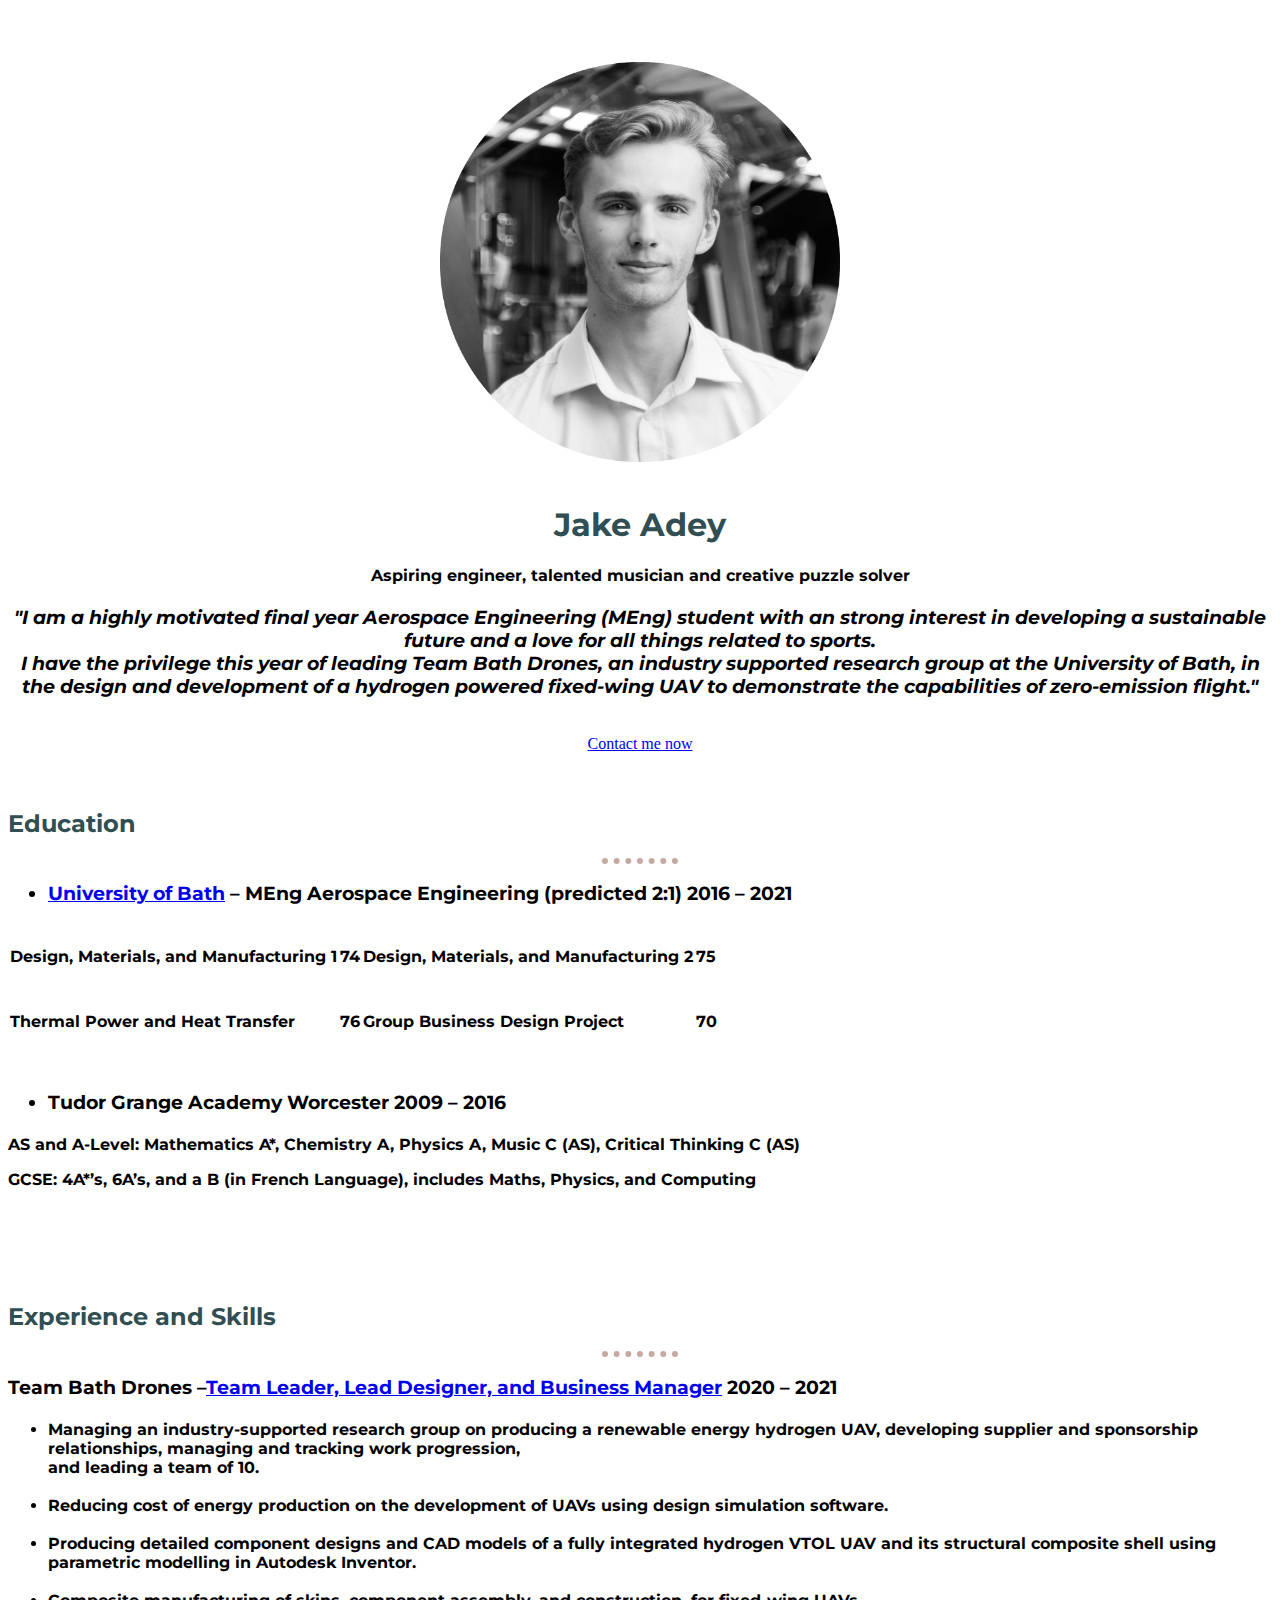
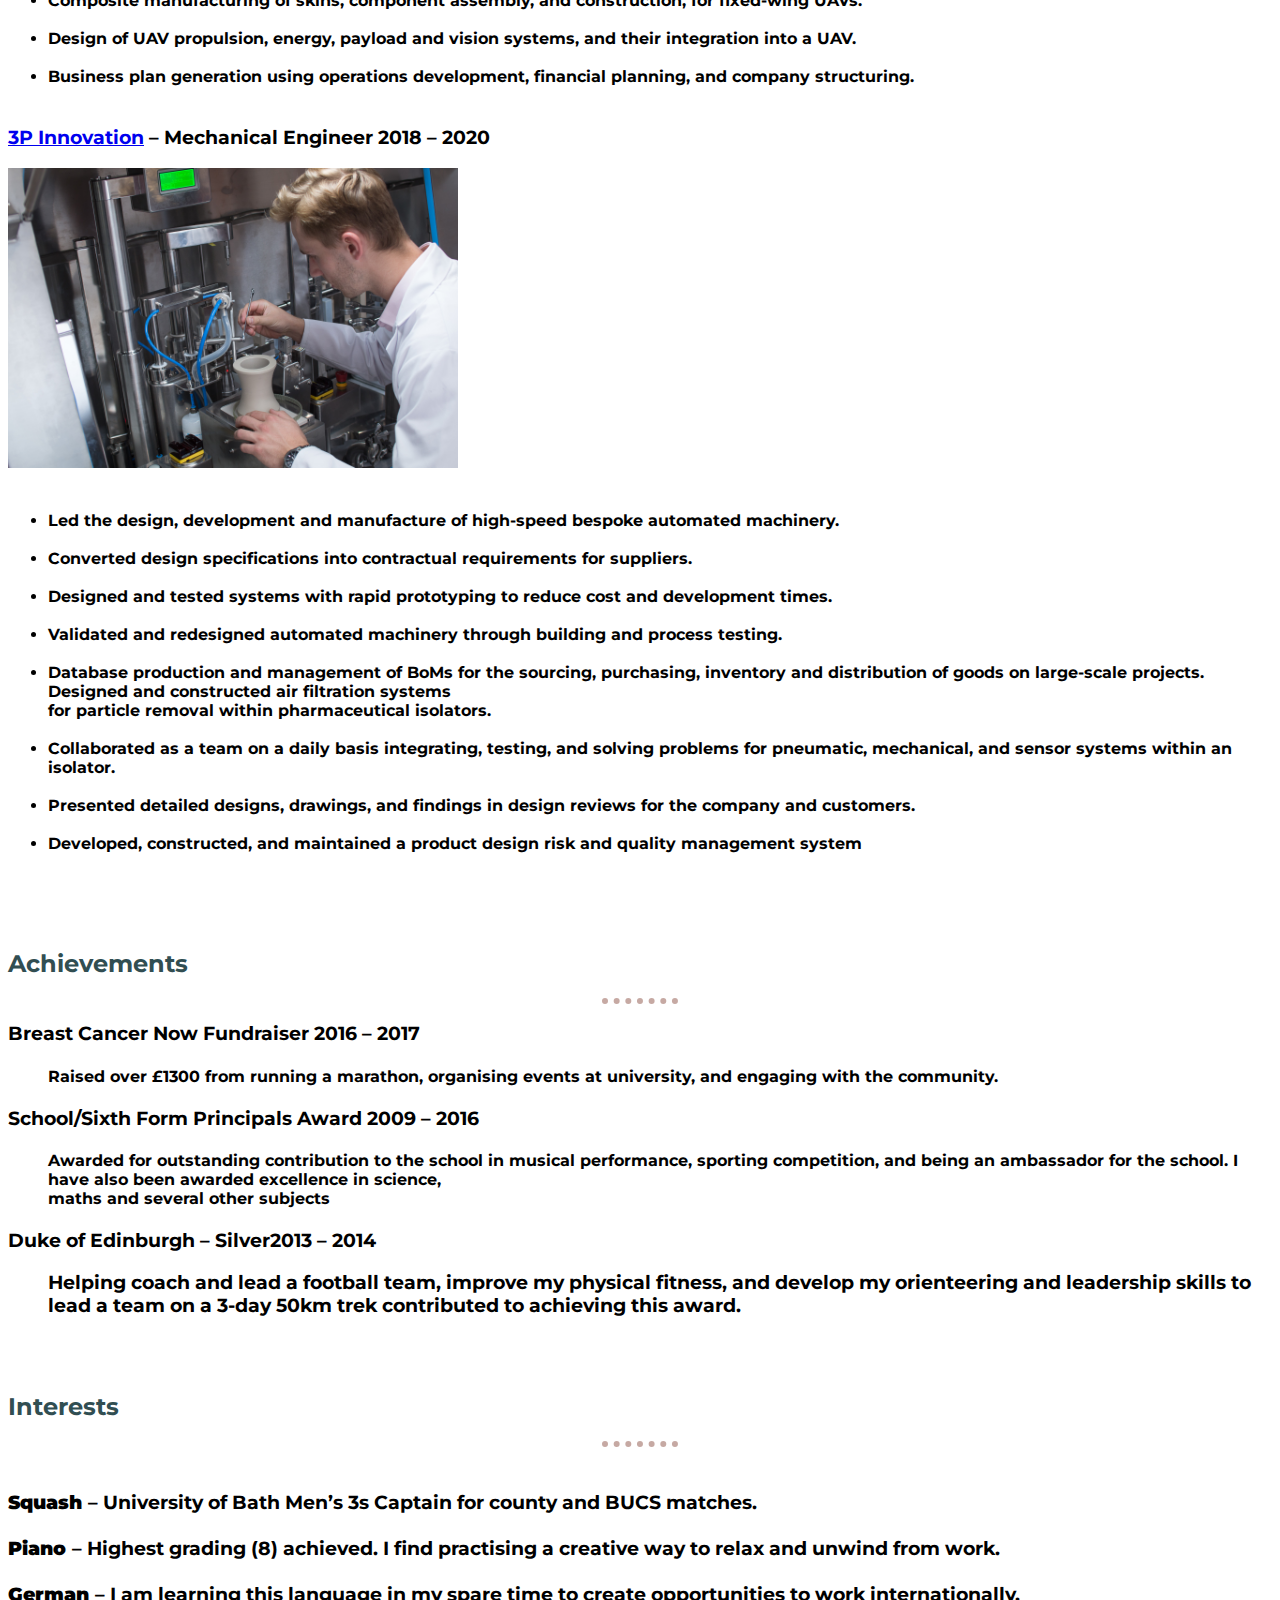
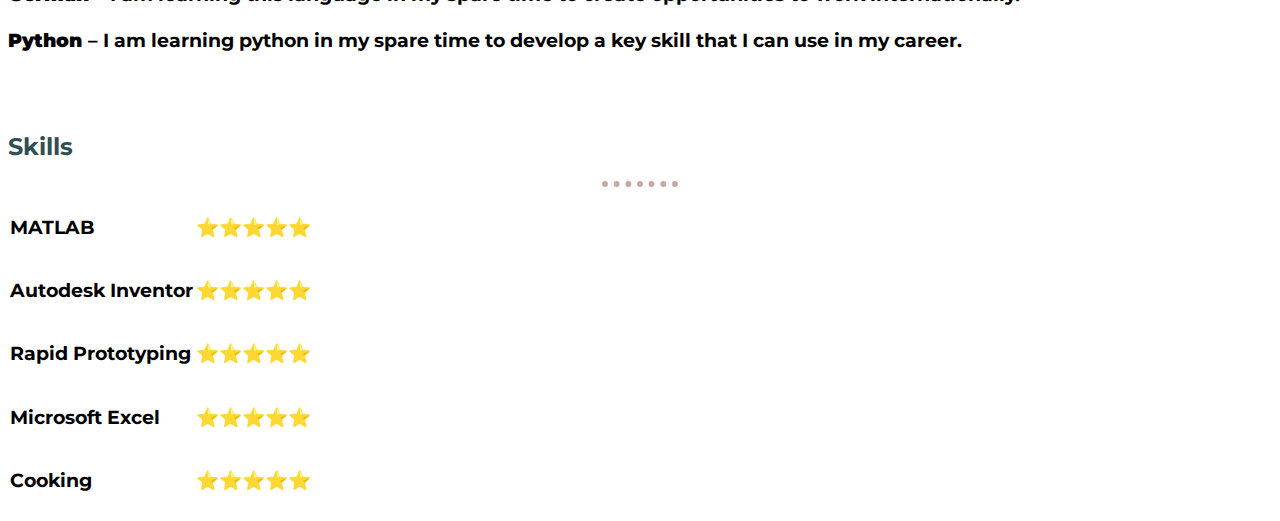
<file: index.html>
<!DOCTYPE html>
<html lang="en" dir="ltr">
     <head>
        <meta charset="utf-8">
        <meta name="description" content="Aspiring ingineer, talented musician and creative puzzle solver">
        <title>🎓 Jake Adey</title>
        <link rel="stylesheet" href="CSS/styles.css" >
        <link rel="preconnect" href="https://fonts.gstatic.com">
        <link href="https://fonts.googleapis.com/css2?family=Montserrat:wght@100&display=swap" rel="stylesheet">
        <link rel="preconnect" href="https://fonts.gstatic.com">
     </head>
     <body>
           <br><br><br>
           <center>

           <img src="Jake Adey.png" all="Jake Adey´s profile" width="400" height="400">
           <br><br>
           <h1>Jake Adey</h1>
           <h4>Aspiring engineer, talented musician and creative puzzle solver</h4>


           <h3><em>"I am a highly motivated final year Aerospace Engineering (MEng) student with an strong interest in developing a sustainable future and a love for all things related to sports.
             <br> I have the privilege this year of leading Team Bath Drones, an industry supported research group at the University of Bath, in the design and development of a hydrogen powered fixed-wing UAV to demonstrate the capabilities of zero-emission flight."</em></h3>


           <br>
              <a href="contacts.html">Contact me now</a><br><br><br>
               </center>

            <h2>  Education </h2>
           <hr>


      <ul><h3>
        <li>

      <a href="https://www.bath.ac.uk/campaigns/study-for-a-masters-degree-at-bath/?utm_source=google&utm_medium=cpc&utm_campaign=CM_PGT_Recruitment&utm_content=brand_prospecting&gclid=EAIaIQobChMIgry7x8ff7gIVvgUGAB1JyQ0GEAAYASAAEgKpIPD_BwE">University of Bath</a> – MEng Aerospace Engineering (predicted 2:1)
      2016 – 2021 </li></h3></ul>




<table cellspacing="1">
<head>

</head>
      <body>

      <tr>
        <td>

        <h4>
          Design, Materials, and Manufacturing 1</h4></td> <td>	<h4>74</h4></td>

        <td><h4>
        Design, Materials, and Manufacturing 2</h4></td><td><h4>	75</h4></td>
      </tr>

      <tr>
      <td><h4>

  Thermal Power and Heat Transfer</h4></td>
             <td><h4>76 </h4>	</td>
      <td>      <h4>
Group Business Design Project</h4></td>
      <td><h4>	70</h4> </td>
    </tr>
      </body>
       <footer></footer>
      </table>
      <br>

            <ul><h3><li>

            Tudor Grange Academy Worcester









            2009 – 2016 </li></h3></ul>

            <h4>

            AS and A-Level:	Mathematics A*, Chemistry A, Physics A, Music C (AS), Critical Thinking C (AS)<p>

            GCSE:	4A*’s, 6A’s, and a B (in French Language), includes Maths, Physics, and Computing	 </h4>





            <br> <br><br> <br>
             <h2>  Experience and Skills </h2>
            <hr>
            <h3>Team Bath Drones –<a href="https://www.linkedin.com/in/jake-adey-23ba961a1/">Team Leader, Lead Designer, and Business Manager</a>
            2020 – 2021</h3>
          <h4>  <ul>
              <li>	Managing an industry-supported research group on producing a renewable energy hydrogen UAV, developing supplier and sponsorship relationships, managing and tracking work progression,
                <br> and leading a team of 10.</li><br>
              <li>	Reducing cost of energy production on the development of UAVs using design simulation software. </li><br>
              <li>	Producing detailed component designs and CAD models of a fully integrated hydrogen VTOL UAV and its structural composite shell using parametric modelling in Autodesk Inventor.</li><br>
              <li>	Composite manufacturing of skins, component assembly, and construction, for fixed-wing UAVs.</li><br>
              <li>	Design of UAV propulsion, energy, payload and vision systems, and their integration into a UAV. </li><br>
              <li>	Business plan generation using operations development, financial planning, and company structuring. </li><br>
              </ul></h4>






              <h3> <a href="https://www.3pinnovation.com/">3P Innovation</a> – Mechanical Engineer
               2018 – 2020</h3>
              <img src="Jake_Adey at 3P 2.jpg" alt=""Jake_Adey at 3P width="450" height="300"</img>
              <br><br>
                <h4> <ul>
                <li>Led the design, development and manufacture of high-speed bespoke automated machinery. </li><br>
	              <li>Converted design specifications into contractual requirements for suppliers.</li><br>
                <li>	Designed and tested systems with rapid prototyping to reduce cost and development times.</li><br>
              	<li>Validated and redesigned automated machinery through building and process testing.</li><br>
	              <li>Database production and management of BoMs for the sourcing, purchasing, inventory and distribution of goods on large-scale projects.	Designed and constructed air filtration systems <br> for particle removal within pharmaceutical isolators. </li><br>
	              <li>Collaborated as a team on a daily basis integrating, testing, and solving problems for pneumatic, mechanical, and sensor systems within an isolator.</li><br>
                <li>	Presented detailed designs, drawings, and findings in design reviews for the company and customers.</li><br>
                <li>	Developed, constructed, and maintained a product design risk and quality management system</li></ul></h4><br>


                <br> <br>
                 <h2>  Achievements </h2>
                <hr>
                <h3>Breast Cancer Now Fundraiser 2016 – 2017</h3>

                  <h4> <ul>Raised over £1300 from running a marathon, organising events at university, and engaging with the community. </ul>  </h4>


                <h3>School/Sixth Form Principals Award 2009 – 2016</h3>

              <h4><ul>Awarded for outstanding contribution to the school in musical performance, sporting competition, and being an ambassador for the school. I have also been awarded excellence in science,<br> maths and several other subjects  </ul></h4>



              <h3>Duke of Edinburgh – Silver2013 – 2014</h3>

            <h3><ul>Helping coach and lead a football team, improve my physical fitness, and develop my orienteering and leadership skills to lead a team on a 3-day 50km trek contributed to achieving this award.</ul></h3>


            <br> <br>
             <h2>  Interests </h2>
            <hr><br>
            <h3><strong> Squash  </strong>– University of Bath Men’s 3s Captain for county and BUCS matches.<br><br>
          <strong> Piano  </strong>– Highest grading (8) achieved. I find practising a creative way to relax and unwind from work.<br><br>
          <strong> German  </strong>– I am learning this language in my spare time to create opportunities to work internationally.<br><br>
          <strong> Python  </strong>– I am learning python in my spare time to develop a key skill that I can use in my career. <br><br>
            </h3>

            <br>
                        <h2>  Skills </h2>
                       <hr>
<table cellspacing="1">

  <tr>
  <td>  <h3>MATLAB</h3></td>
  <td><h3>⭐️⭐️⭐️⭐️⭐️</h3></td>
  </tr>
  <tr>
    <td><h3> Autodesk Inventor</h3></td>
    <td><h3>⭐️⭐️⭐️⭐️⭐️</h3></td>
  </tr>
  <tr>
    <td> <h3> Rapid Prototyping</h3></td>
    <td><h3>⭐️⭐️⭐️⭐️⭐️</h3></td>
  </tr>
  <tr>
    <td>  <h3>Microsoft Excel</h3></td>
    <td><h3>⭐️⭐️⭐️⭐️⭐️</h3></td>
  </tr>
  <tr>
    <td> <h3>Cooking</h3></td>
    <td><h3>⭐️⭐️⭐️⭐️⭐️</h3></td>
  </tr>
</table>


    </body>
</html>
</file>
<file: CSS/styles.css>
<style>
     body {
       background-color: #ebd8b7;}
     hr {
       border-style: none;
       border-top-style: dotted;
       border-color: #c6a9a3;
       border-width: 6px;
       width: 6%;}
    h1 {color: #314e52; font-family: 'Montserrat', sans-serif;}
    h2 {color: #314e52; font-family: 'Montserrat', sans-serif;}
    h3 {font-family: 'Montserrat', sans-serif;}
    h4 {font-family: 'Montserrat', sans-serif;}
    h5 {font-family: 'Montserrat', sans-serif;}
    h6 {font-family: 'Montserrat', sans-serif;}


        </style>
</file>
